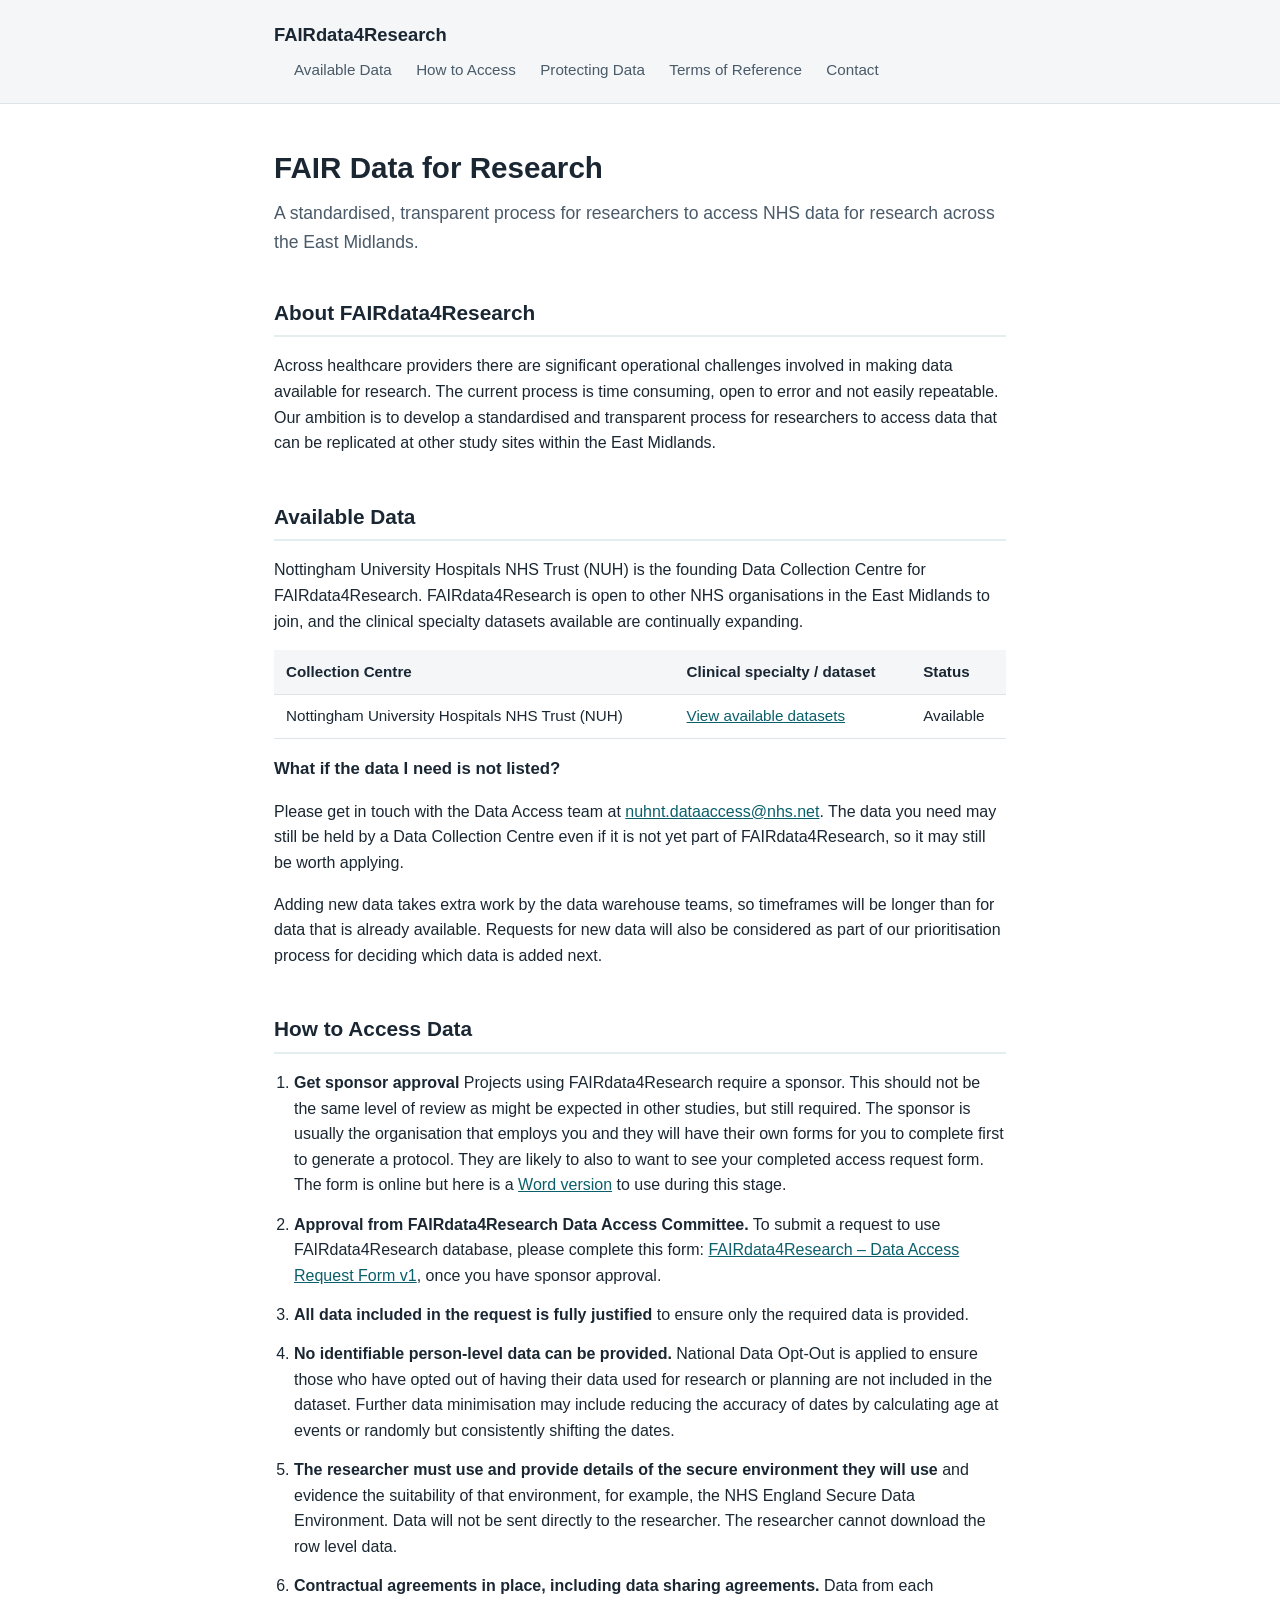
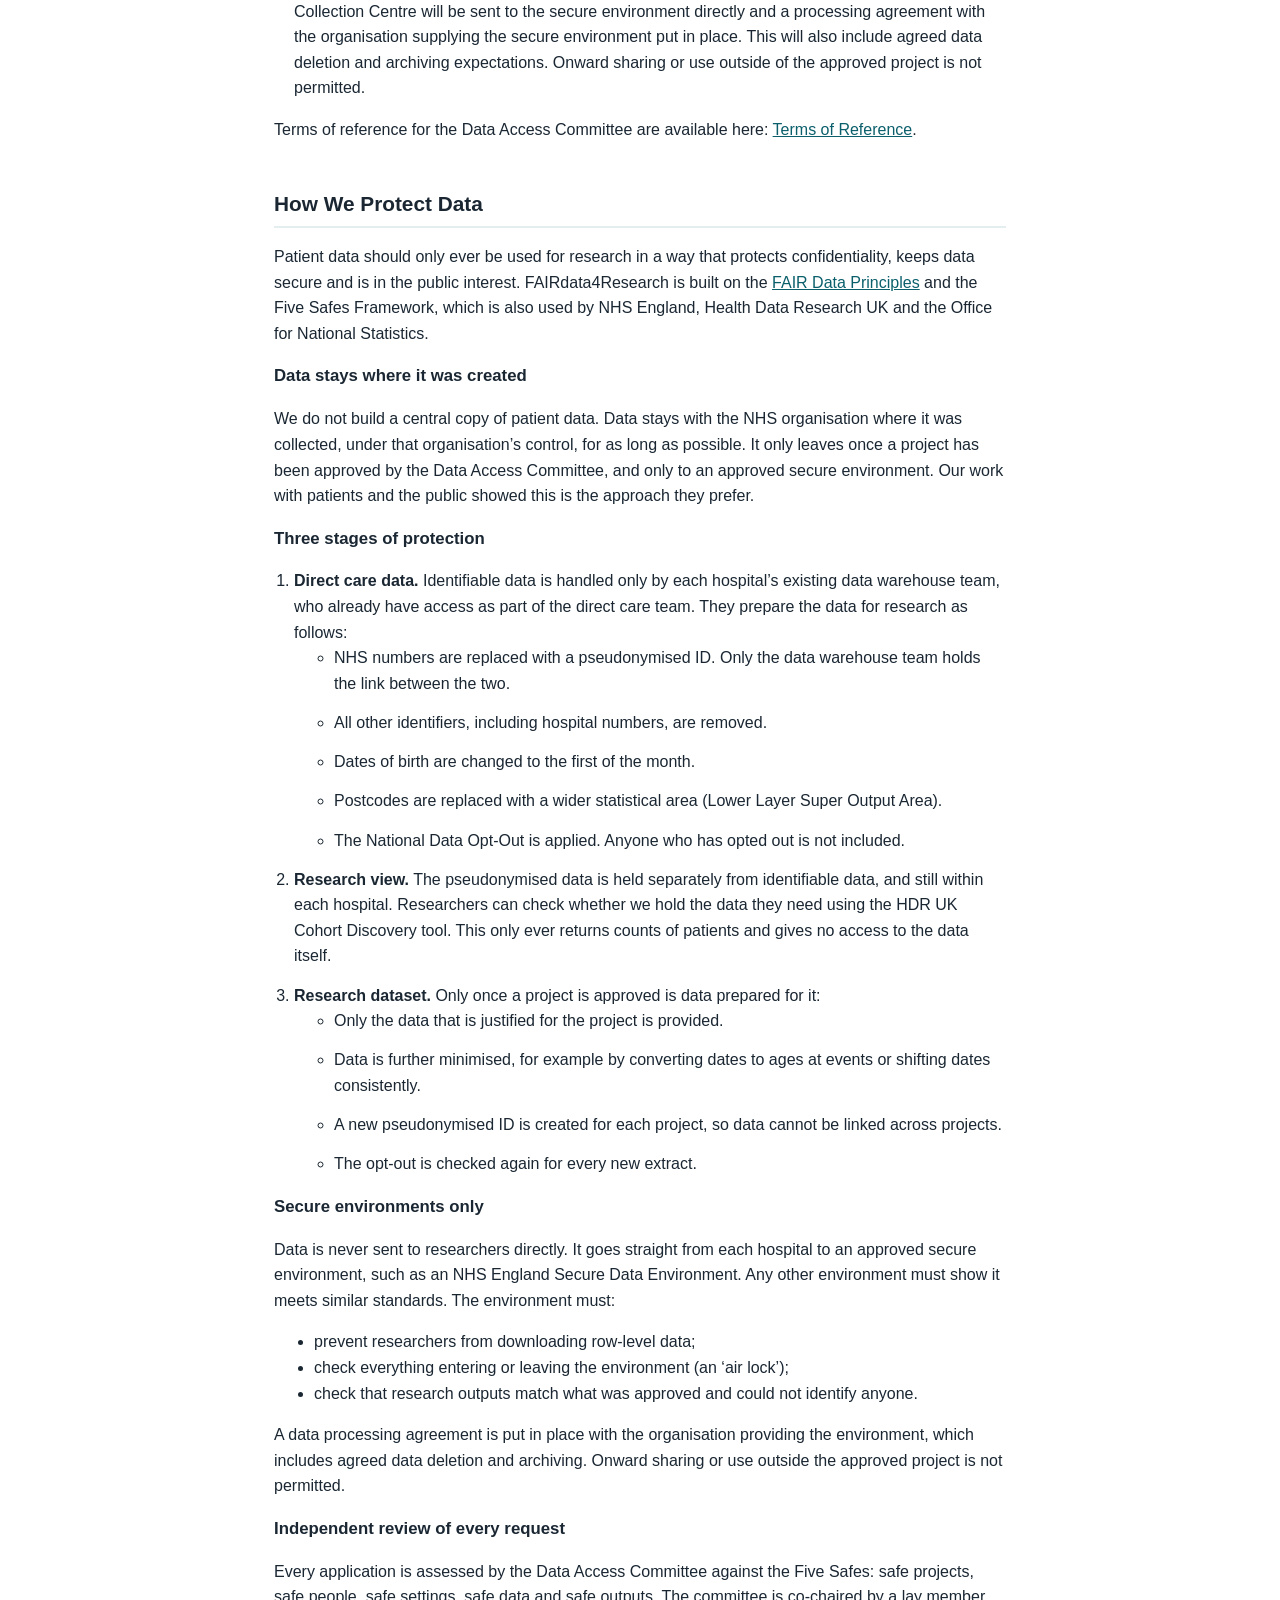
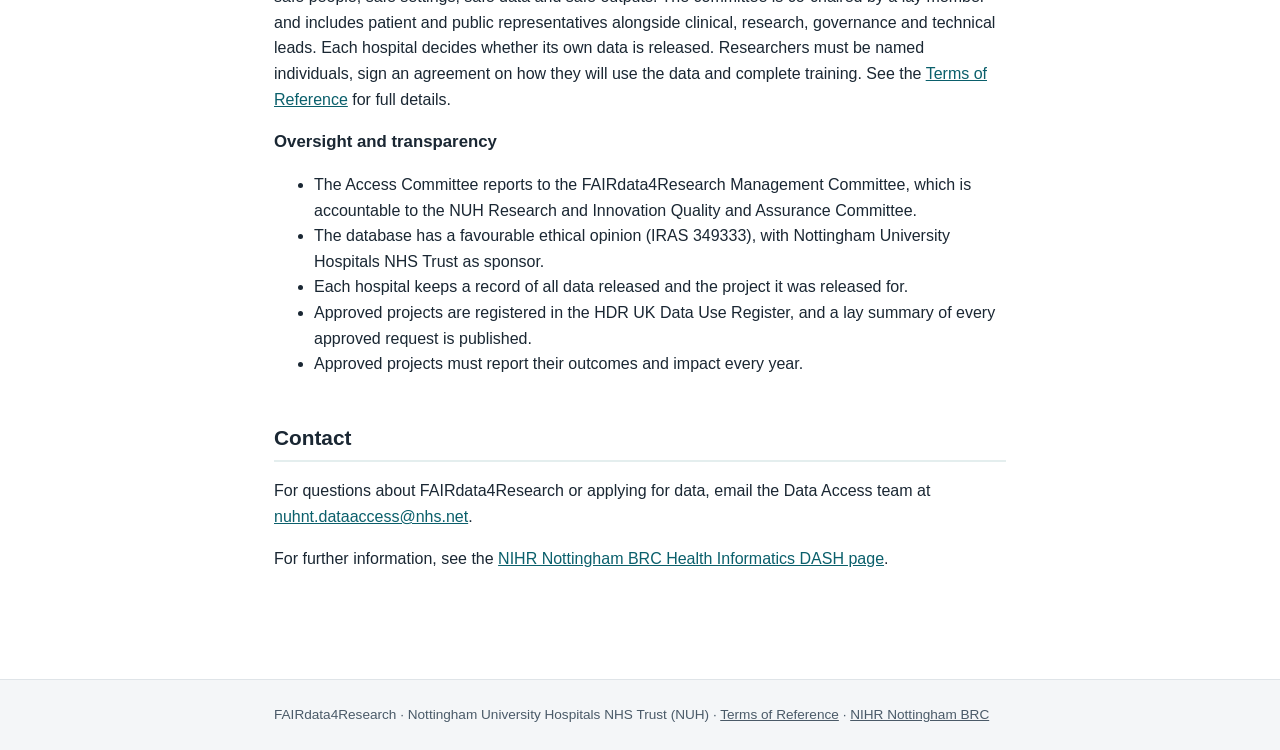
<file: index.html>
<!DOCTYPE html>
<html lang="en">

<head>
  <meta charset="UTF-8">
  <meta name="viewport" content="width=device-width, initial-scale=1.0">
  <title>FAIRdata4Research</title>
  <meta name="description"
    content="FAIRdata4Research: a standardised, transparent process for researchers to access NHS data across the East Midlands.">
  <link rel="stylesheet" href="assets/style.css">
</head>

<body>

  <header class="site-header">
    <div class="wrap">
      <a class="title" href="index.html">FAIRdata4Research</a>
      <nav>
        <a href="#datasets">Available Data</a>
        <a href="#access">How to Access</a>
        <a href="#protecting-data">Protecting Data</a>
        <a href="terms-of-reference.html">Terms of Reference</a>
        <a href="#contact">Contact</a>
      </nav>
    </div>
  </header>

  <main>

    <div class="hero">
      <h1>FAIR Data for Research</h1>
      <p class="tagline">A standardised, transparent process for researchers to access NHS data for research across the
        East Midlands.</p>
    </div>

    <section id="about">
      <h2>About FAIRdata4Research</h2>
      <p>
        Across healthcare providers there are significant operational challenges involved in making data
        available for research. The current process is time consuming, open to error and not easily
        repeatable. Our ambition is to develop a standardised and transparent process for researchers to
        access data that can be replicated at other study sites within the East Midlands.
      </p>
    </section>

    <section id="datasets">
      <h2>Available Data</h2>
      <p>
        Nottingham University Hospitals NHS Trust (NUH) is the founding Data Collection Centre for
        FAIRdata4Research. FAIRdata4Research is open to other NHS organisations in the East Midlands to
        join, and the clinical specialty datasets available are continually expanding.
      </p>
      <table class="datasets">
        <thead>
          <tr>
            <th>Collection Centre</th>
            <th>Clinical specialty / dataset</th>
            <th>Status</th>
          </tr>
        </thead>
        <tbody>
          <tr>
            <td>Nottingham University Hospitals NHS Trust (NUH)</td>
            <td><a
                href="https://citydataconnector.nottingham.ac.uk/browser/search?searchterm=nottingham%20university%20hospitals&include=dataset"
                target="_blank" rel="noopener">View available datasets</a></td>
            <td>Available</td>
          </tr>
        </tbody>
      </table>

      <h3>What if the data I need is not listed?</h3>
      <p>
        Please get in touch with the Data Access team at
        <a href="mailto:nuhnt.dataaccess@nhs.net">nuhnt.dataaccess@nhs.net</a>. The data you need may still be held by a Data Collection
        Centre even if it is not yet part of FAIRdata4Research, so it may still be worth applying.
      </p>
      <p>
        Adding new data takes extra work by the data warehouse teams, so timeframes will be longer than for
        data that is already available. Requests for new data will also be considered as part of our
        prioritisation process for deciding which data is added next.
      </p>
    </section>

    <section id="access">
      <h2>How to Access Data</h2>
      <ol class="steps">
        <li>
          <strong>Get sponsor approval</strong>
          Projects using FAIRdata4Research require a sponsor. This should not be the same level of review as might be 
          expected in other studies, but still required. The sponsor is usually the organisation that employs you and 
          they will have their own forms for you to complete first to generate a protocol. 
          
          They are likely to also to want to see your completed access request form. The form is online but here is a 
          <a href="assets/forms/FAIRdata4Research_Data_Access_Request_Form.docx" download>Word version</a>
          to use during this stage.
        </li>
        <li>
          <strong>Approval from FAIRdata4Research Data Access Committee.</strong>
          To submit a request to use FAIRdata4Research database, please complete this form:
          <a href="https://forms.cloud.microsoft/Pages/ResponsePage.aspx?id=slTDN7CF9UeyIge0jXdO46jtUG3iOWROtHKpjg74dG5UNVdYQzVIVEROUlg3TFJRRE5MNTQwWk5WVC4u"
            target="_blank" rel="noopener">FAIRdata4Research &ndash; Data Access Request Form v1</a>, once you have sponsor approval.
        </li>
        <li>
          <strong>All data included in the request is fully justified</strong> to ensure only the required
          data is provided.
        </li>
        <li>
          <strong>No identifiable person-level data can be provided.</strong> National Data Opt-Out is applied
          to ensure those who have opted out of having their data used for research or planning are not
          included in the dataset. Further data minimisation may include reducing the accuracy of dates by
          calculating age at events or randomly but consistently shifting the dates.
        </li>
        <li>
          <strong>The researcher must use and provide details of the secure environment they will use</strong>
          and evidence the suitability of that environment, for example, the NHS England Secure Data
          Environment. Data will not be sent directly to the researcher. The researcher cannot download the
          row level data.
        </li>
        <li>
          <strong>Contractual agreements in place, including data sharing agreements.</strong> Data from each
          Collection Centre will be sent to the secure environment directly and a processing agreement with
          the organisation supplying the secure environment put in place. This will also include agreed data
          deletion and archiving expectations. Onward sharing or use outside of the approved project is not
          permitted.
        </li>
      </ol>
      <p>
        Terms of reference for the Data Access Committee are available here:
        <a href="terms-of-reference.html">Terms of Reference</a>.
      </p>
     
    </section>

    <section id="protecting-data">
      <h2>How We Protect Data</h2>
      <p>
        Patient data should only ever be used for research in a way that protects confidentiality, keeps
        data secure and is in the public interest. FAIRdata4Research is built on the
        <a href="https://www.go-fair.org/fair-principles/" target="_blank" rel="noopener">FAIR Data Principles</a>
        and the Five Safes Framework, which is also used by NHS England, Health Data Research UK and the
        Office for National Statistics.
      </p>

      <h3>Data stays where it was created</h3>
      <p>
        We do not build a central copy of patient data. Data stays with the NHS organisation where it was
        collected, under that organisation&rsquo;s control, for as long as possible. It only leaves once a
        project has been approved by the Data Access Committee, and only to an approved secure environment.
        Our work with patients and the public showed this is the approach they prefer.
      </p>

      <h3>Three stages of protection</h3>
      <ol class="steps">
        <li>
          <strong>Direct care data.</strong> Identifiable data is handled only by each hospital&rsquo;s
          existing data warehouse team, who already have access as part of the direct care team. They prepare
          the data for research as follows:
          <ul>
            <li>NHS numbers are replaced with a pseudonymised ID. Only the data warehouse team holds the link
              between the two.</li>
            <li>All other identifiers, including hospital numbers, are removed.</li>
            <li>Dates of birth are changed to the first of the month.</li>
            <li>Postcodes are replaced with a wider statistical area (Lower Layer Super Output Area).</li>
            <li>The National Data Opt-Out is applied. Anyone who has opted out is not included.</li>
          </ul>
        </li>
        <li>
          <strong>Research view.</strong> The pseudonymised data is held separately from identifiable data,
          and still within each hospital. Researchers can check whether we hold the data they need using the
          HDR UK Cohort Discovery tool. This only ever returns counts of patients and gives no access to the
          data itself.
        </li>
        <li>
          <strong>Research dataset.</strong> Only once a project is approved is data prepared for it:
          <ul>
            <li>Only the data that is justified for the project is provided.</li>
            <li>Data is further minimised, for example by converting dates to ages at events or shifting
              dates consistently.</li>
            <li>A new pseudonymised ID is created for each project, so data cannot be linked across projects.</li>
            <li>The opt-out is checked again for every new extract.</li>
          </ul>
        </li>
      </ol>

      <h3>Secure environments only</h3>
      <p>
        Data is never sent to researchers directly. It goes straight from each hospital to an approved secure
        environment, such as an NHS England Secure Data Environment. Any other environment must show it meets
        similar standards. The environment must:
      </p>
      <ul>
        <li>prevent researchers from downloading row-level data;</li>
        <li>check everything entering or leaving the environment (an &lsquo;air lock&rsquo;);</li>
        <li>check that research outputs match what was approved and could not identify anyone.</li>
      </ul>
      <p>
        A data processing agreement is put in place with the organisation providing the environment, which
        includes agreed data deletion and archiving. Onward sharing or use outside the approved project is
        not permitted.
      </p>

      <h3>Independent review of every request</h3>
      <p>
        Every application is assessed by the Data Access Committee against the Five Safes:
        safe projects, safe people, safe settings, safe data and safe outputs. The committee is co-chaired by a
        lay member and includes patient and public representatives alongside clinical, research, governance
        and technical leads. Each hospital decides whether its own data is released. Researchers must be named
        individuals, sign an agreement on how they will use the data and complete training. See the
        <a href="terms-of-reference.html">Terms of Reference</a> for full details.
      </p>

      <h3>Oversight and transparency</h3>
      <ul>
        <li>The Access Committee reports to the FAIRdata4Research Management Committee, which is accountable to
          the NUH Research and Innovation Quality and Assurance Committee.</li>
        <li>The database has a favourable ethical opinion (IRAS 349333), with Nottingham University Hospitals
          NHS Trust as sponsor.</li>
        <li>Each hospital keeps a record of all data released and the project it was released for.</li>
        <li>Approved projects are registered in the HDR UK Data Use Register, and a lay summary of every
          approved request is published.</li>
        <li>Approved projects must report their outcomes and impact every year.</li>
      </ul>
    </section>

    <section id="contact">
      <h2>Contact</h2>
      <p>
        For questions about FAIRdata4Research or applying for data, email the Data Access team at
        <a href="mailto:nuhnt.dataaccess@nhs.net">nuhnt.dataaccess@nhs.net</a>.
      </p>
      <p>
        For further information, see the
        <a href="https://nottinghambrc.nihr.ac.uk/research/health-informatics/dash" target="_blank" rel="noopener">
          NIHR Nottingham BRC Health Informatics DASH page</a>.
      </p>
    </section>

  </main>

  <footer class="site-footer">
    <div class="wrap">
      FAIRdata4Research &middot; Nottingham University Hospitals NHS Trust (NUH) &middot;
      <a href="terms-of-reference.html">Terms of Reference</a> &middot;
      <a href="https://nottinghambrc.nihr.ac.uk/research/health-informatics/dash" target="_blank" rel="noopener">NIHR
        Nottingham BRC</a>
    </div>
  </footer>

</body>

</html>
</file>
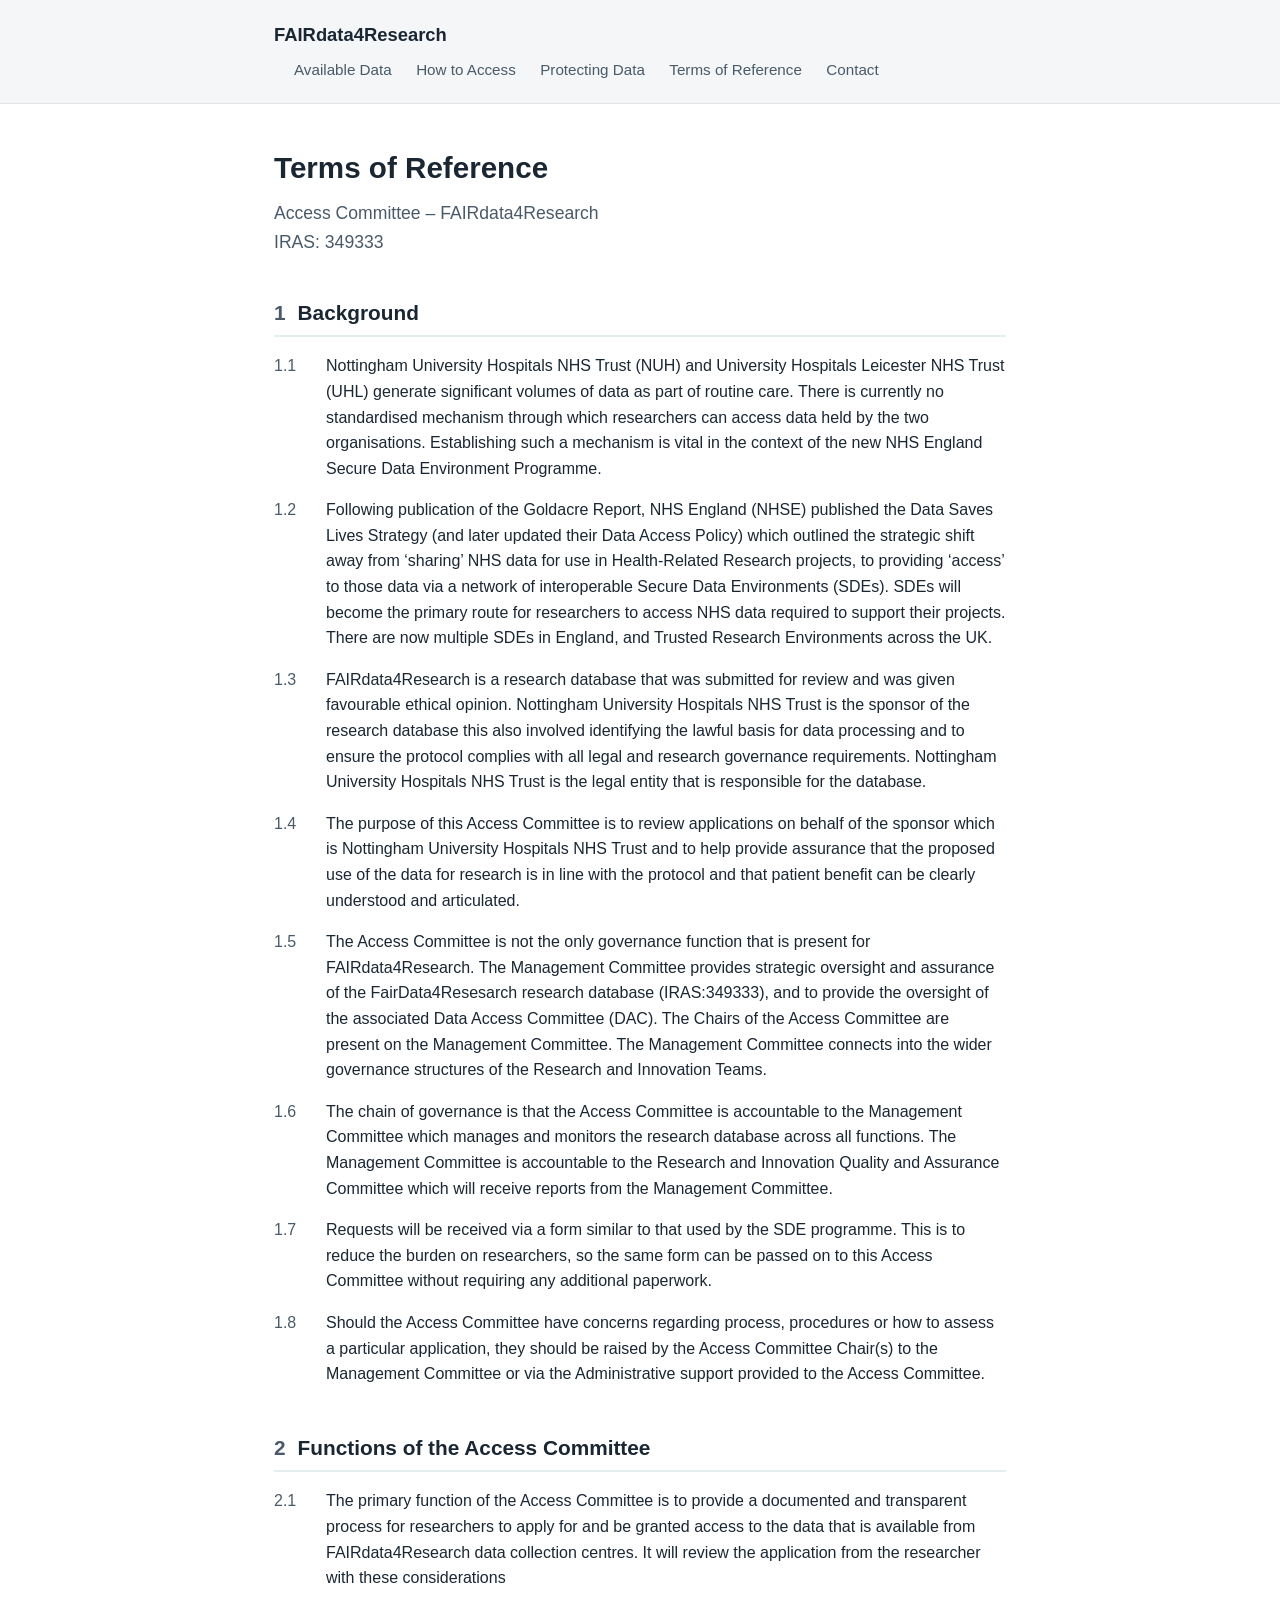
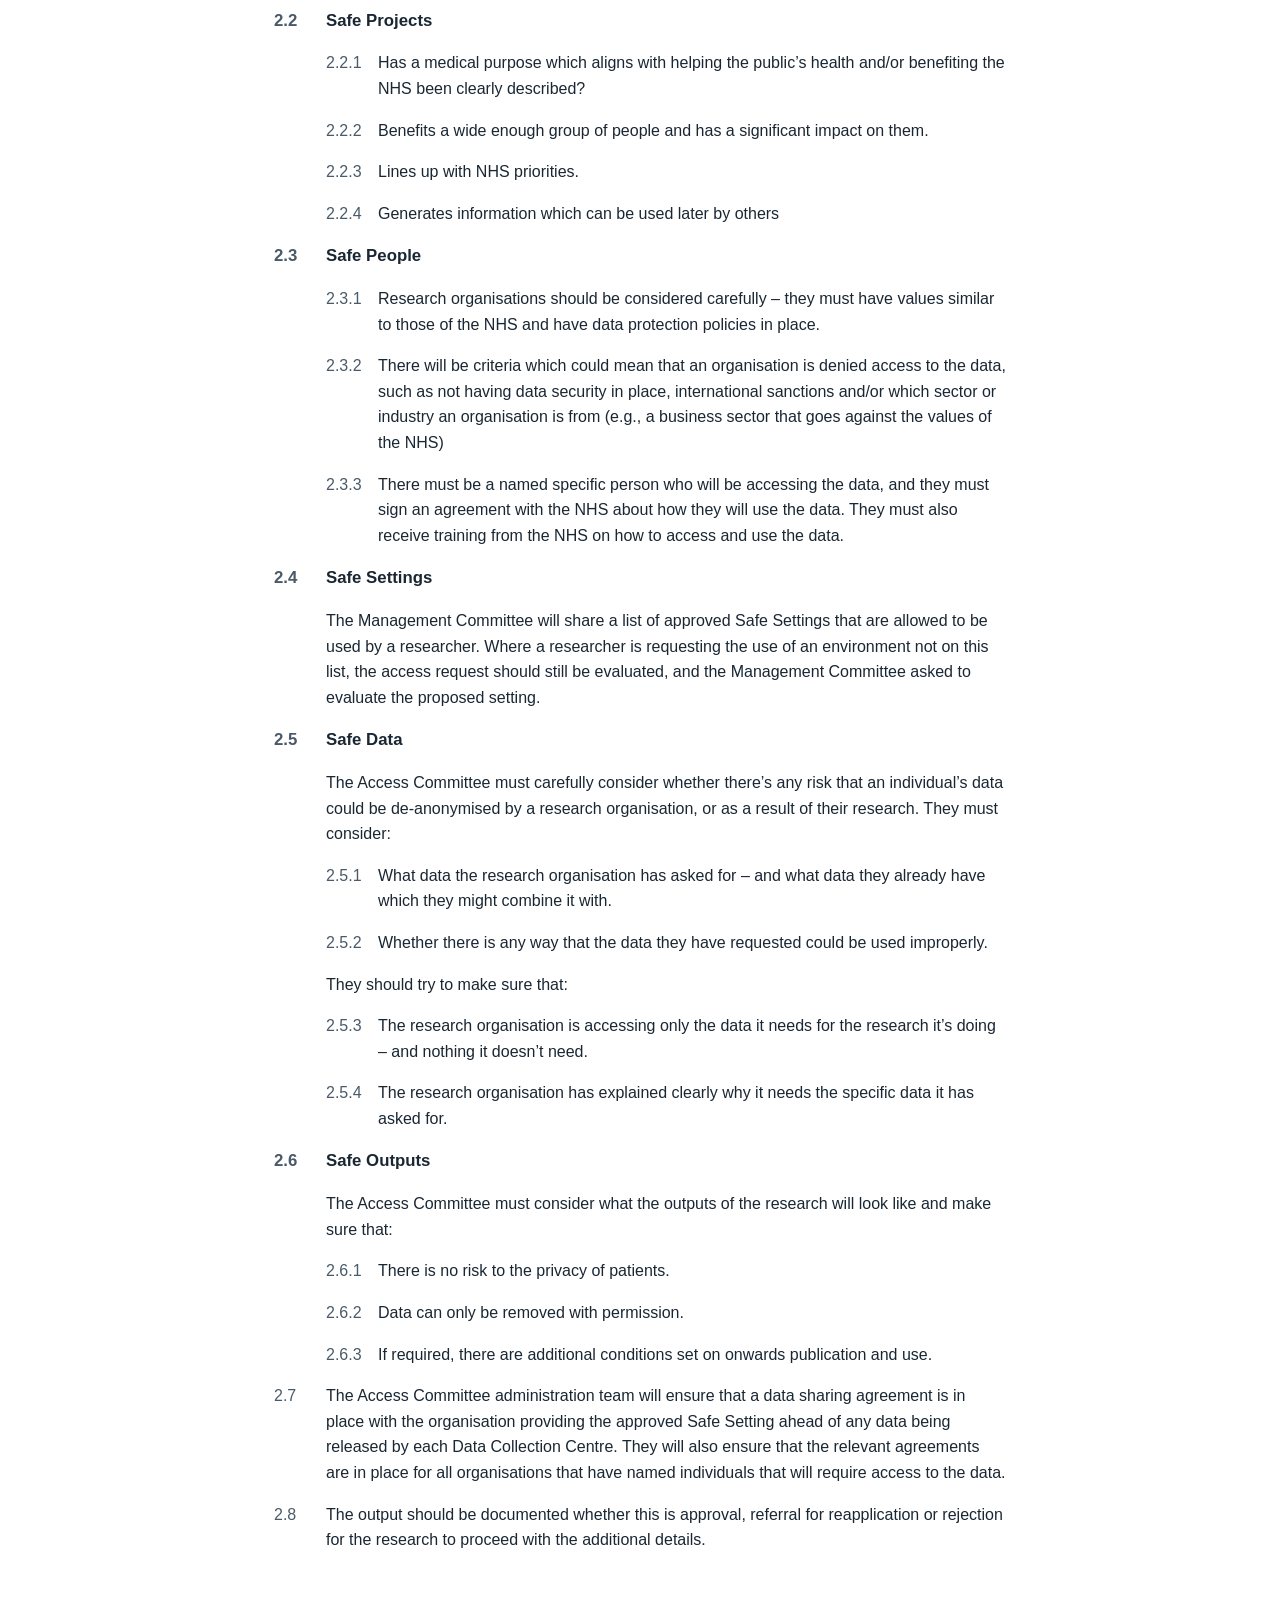
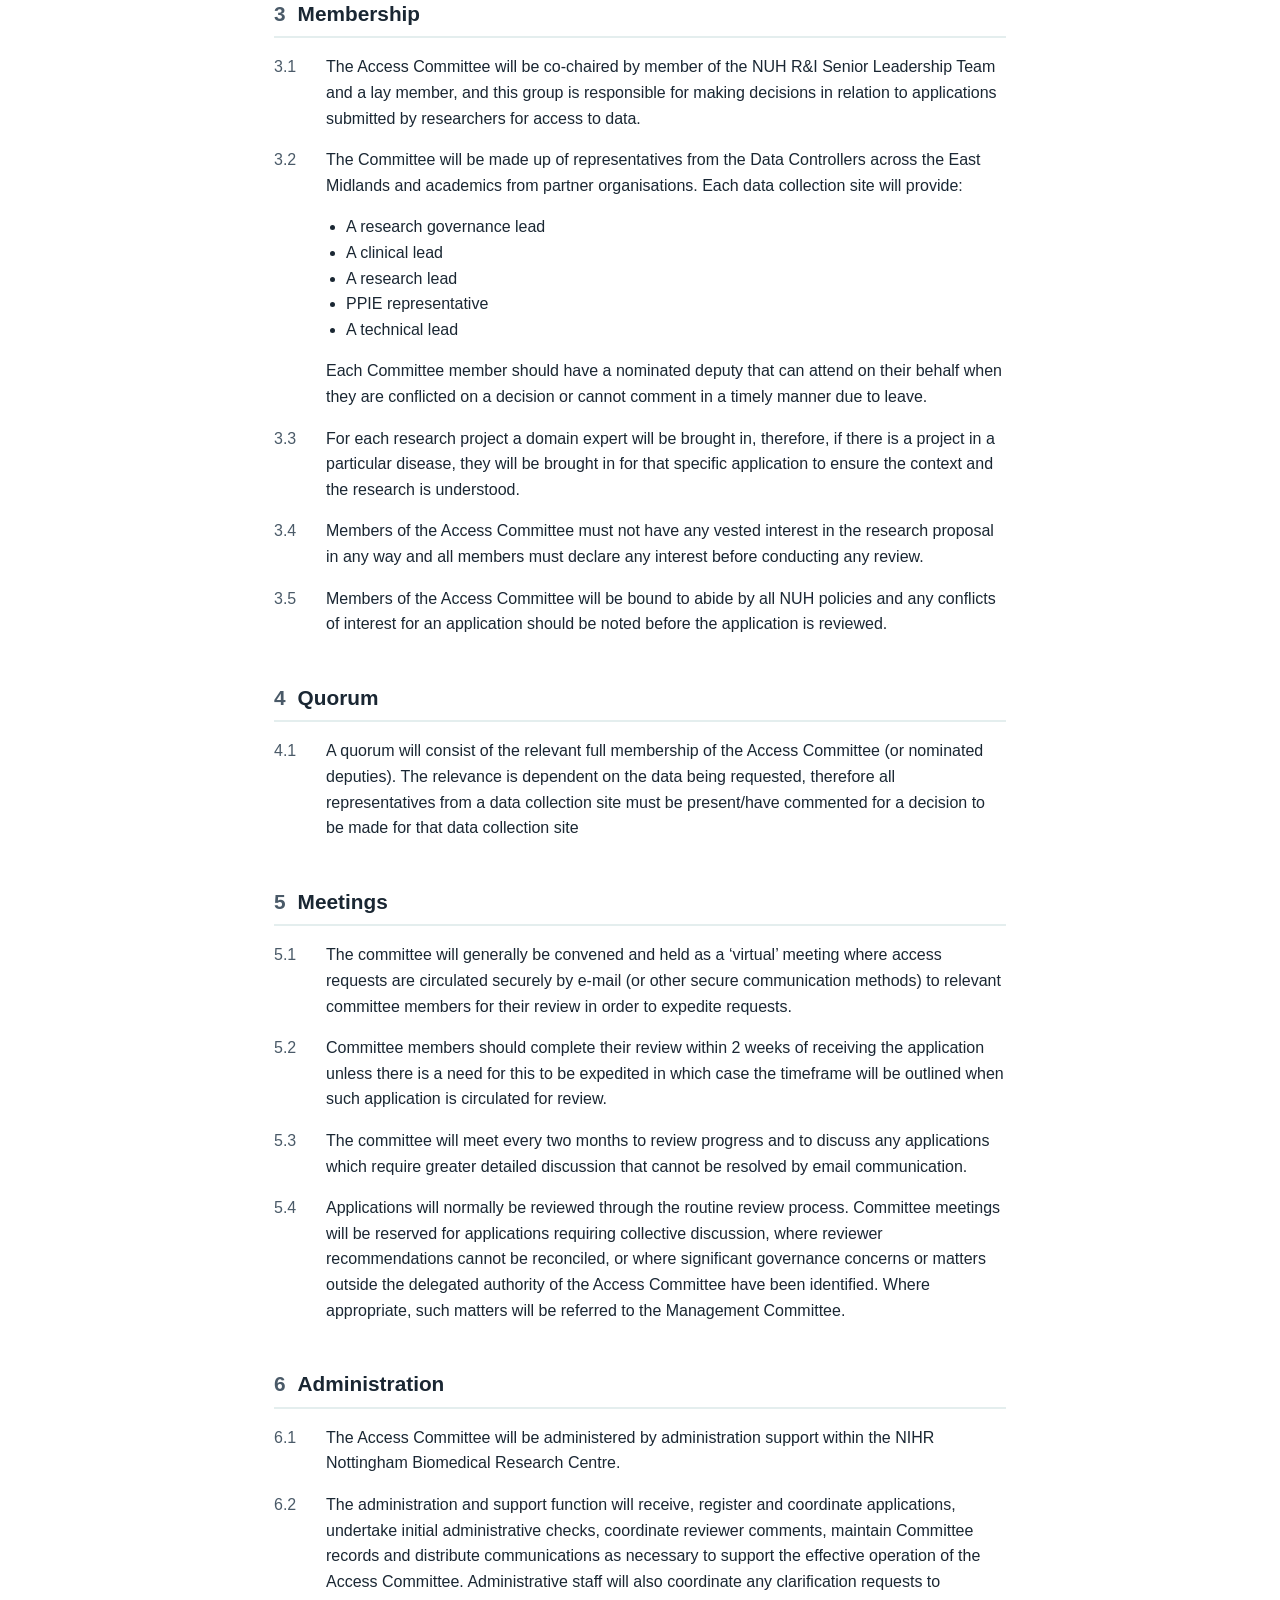
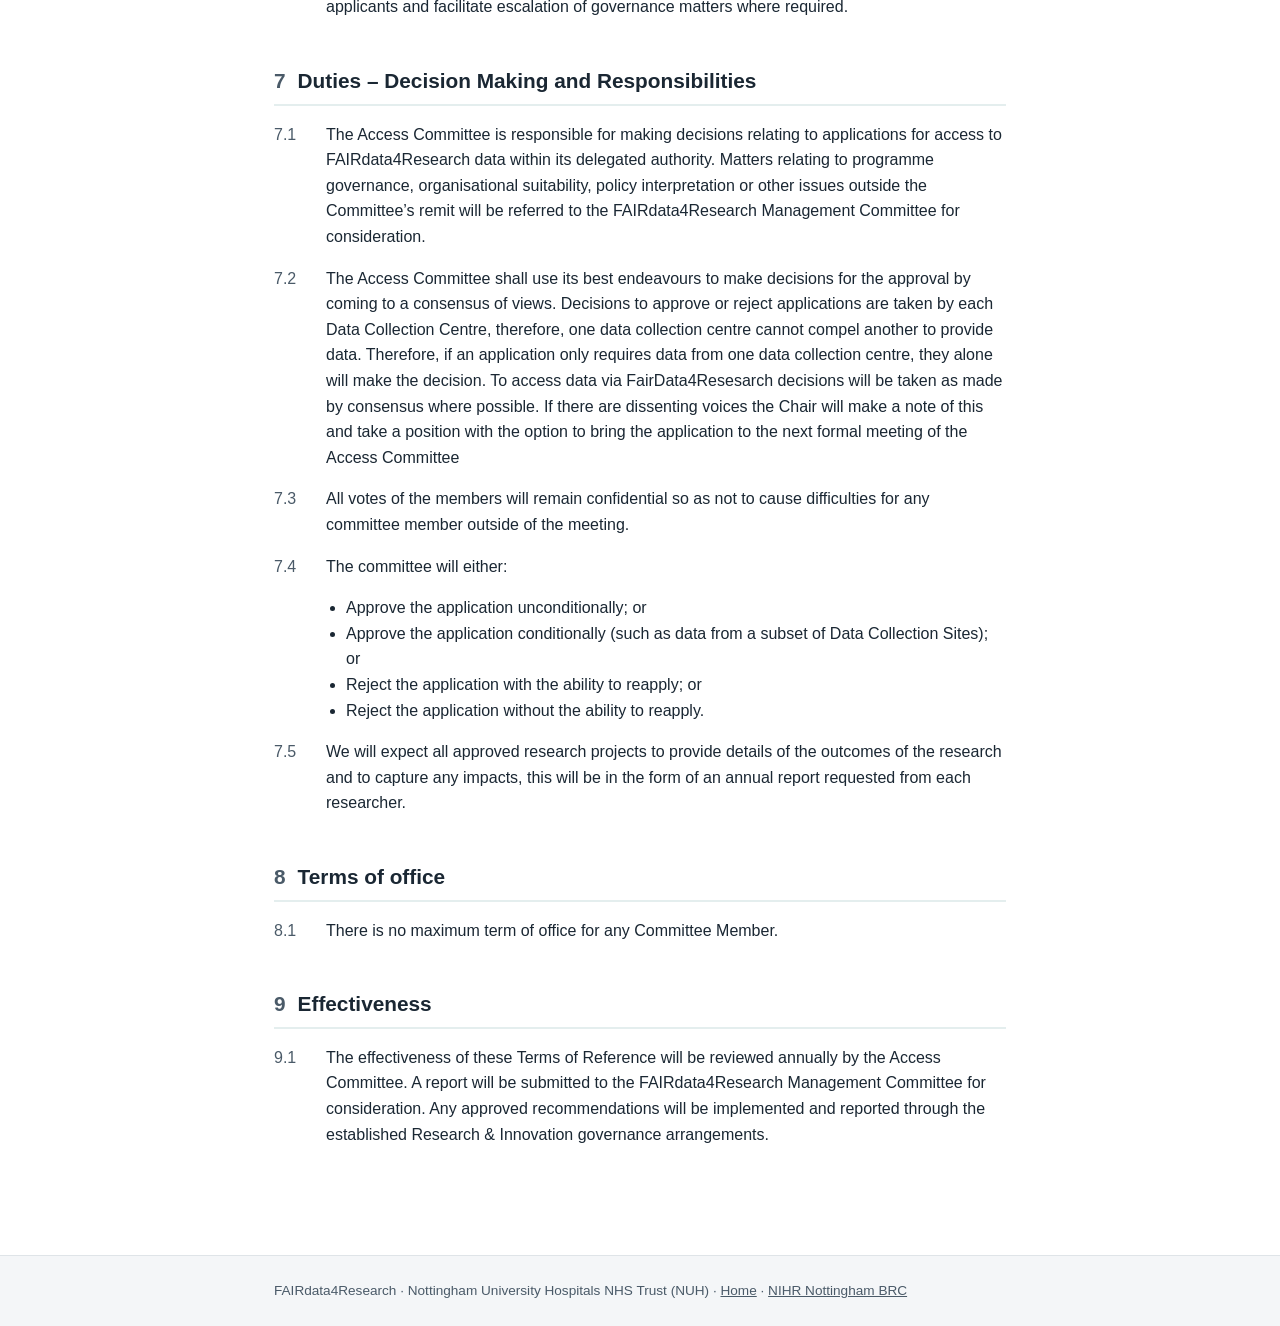
<file: terms-of-reference.html>
<!DOCTYPE html>
<html lang="en">
<head>
  <meta charset="UTF-8">
  <meta name="viewport" content="width=device-width, initial-scale=1.0">
  <title>Terms of Reference &mdash; FAIRdata4Research</title>
  <meta name="description" content="Terms of Reference for the FAIRdata4Research Data Access Committee.">
  <link rel="stylesheet" href="assets/style.css">
</head>
<body>

  <header class="site-header">
    <div class="wrap">
      <a class="title" href="index.html">FAIRdata4Research</a>
      <nav>
        <a href="index.html#datasets">Available Data</a>
        <a href="index.html#access">How to Access</a>
        <a href="index.html#protecting-data">Protecting Data</a>
        <a href="terms-of-reference.html">Terms of Reference</a>
        <a href="index.html#contact">Contact</a>
      </nav>
    </div>
  </header>

  <main>

    <div class="hero">
      <h1>Terms of Reference</h1>
      <p class="tagline">Access Committee &ndash; FAIRdata4Research</p>
      <p class="tagline">IRAS: 349333</p>
    </div>

    <section id="background" class="tor">
      <h2><span class="num">1</span>Background</h2>
      <p><span class="num">1.1</span>Nottingham University Hospitals NHS Trust (NUH) and University Hospitals Leicester NHS Trust (UHL) generate significant volumes of data as part of routine care. There is currently no standardised mechanism through which researchers can access data held by the two organisations. Establishing such a mechanism is vital in the context of the new NHS England Secure Data Environment Programme.</p>
      <p><span class="num">1.2</span>Following publication of the Goldacre Report, NHS England (NHSE) published the Data Saves Lives Strategy (and later updated their Data Access Policy) which outlined the strategic shift away from &lsquo;sharing&rsquo; NHS data for use in Health-Related Research projects, to providing &lsquo;access&rsquo; to those data via a network of interoperable Secure Data Environments (SDEs). SDEs will become the primary route for researchers to access NHS data required to support their projects. There are now multiple SDEs in England, and Trusted Research Environments across the UK.</p>
      <p><span class="num">1.3</span>FAIRdata4Research is a research database that was submitted for review and was given favourable ethical opinion. Nottingham University Hospitals NHS Trust is the sponsor of the research database this also involved identifying the lawful basis for data processing and to ensure the protocol complies with all legal and research governance requirements. Nottingham University Hospitals NHS Trust is the legal entity that is responsible for the database.</p>
      <p><span class="num">1.4</span>The purpose of this Access Committee is to review applications on behalf of the sponsor which is Nottingham University Hospitals NHS Trust and to help provide assurance that the proposed use of the data for research is in line with the protocol and that patient benefit can be clearly understood and articulated.</p>
      <p><span class="num">1.5</span>The Access Committee is not the only governance function that is present for FAIRdata4Research. The Management Committee provides strategic oversight and assurance of the FairData4Resesarch research database (IRAS:349333), and to provide the oversight of the associated Data Access Committee (DAC). The Chairs of the Access Committee are present on the Management Committee. The Management Committee connects into the wider governance structures of the Research and Innovation Teams.</p>
      <p><span class="num">1.6</span>The chain of governance is that the Access Committee is accountable to the Management Committee which manages and monitors the research database across all functions. The Management Committee is accountable to the Research and Innovation Quality and Assurance Committee which will receive reports from the Management Committee.</p>
      <p><span class="num">1.7</span>Requests will be received via a form similar to that used by the SDE programme. This is to reduce the burden on researchers, so the same form can be passed on to this Access Committee without requiring any additional paperwork.</p>
      <p><span class="num">1.8</span>Should the Access Committee have concerns regarding process, procedures or how to assess a particular application, they should be raised by the Access Committee Chair(s) to the Management Committee or via the Administrative support provided to the Access Committee.</p>
    </section>

    <section id="functions" class="tor">
      <h2><span class="num">2</span>Functions of the Access Committee</h2>
      <p><span class="num">2.1</span>The primary function of the Access Committee is to provide a documented and transparent process for researchers to apply for and be granted access to the data that is available from FAIRdata4Research data collection centres. It will review the application from the researcher with these considerations</p>

      <h3><span class="num">2.2</span>Safe Projects</h3>
      <p class="l3"><span class="num">2.2.1</span>Has a medical purpose which aligns with helping the public&rsquo;s health and/or benefiting the NHS been clearly described?</p>
      <p class="l3"><span class="num">2.2.2</span>Benefits a wide enough group of people and has a significant impact on them.</p>
      <p class="l3"><span class="num">2.2.3</span>Lines up with NHS priorities.</p>
      <p class="l3"><span class="num">2.2.4</span>Generates information which can be used later by others</p>

      <h3><span class="num">2.3</span>Safe People</h3>
      <p class="l3"><span class="num">2.3.1</span>Research organisations should be considered carefully &ndash; they must have values similar to those of the NHS and have data protection policies in place.</p>
      <p class="l3"><span class="num">2.3.2</span>There will be criteria which could mean that an organisation is denied access to the data, such as not having data security in place, international sanctions and/or which sector or industry an organisation is from (e.g., a business sector that goes against the values of the NHS)</p>
      <p class="l3"><span class="num">2.3.3</span>There must be a named specific person who will be accessing the data, and they must sign an agreement with the NHS about how they will use the data. They must also receive training from the NHS on how to access and use the data.</p>

      <h3><span class="num">2.4</span>Safe Settings</h3>
      <p class="indent">The Management Committee will share a list of approved Safe Settings that are allowed to be used by a researcher. Where a researcher is requesting the use of an environment not on this list, the access request should still be evaluated, and the Management Committee asked to evaluate the proposed setting.</p>

      <h3><span class="num">2.5</span>Safe Data</h3>
      <p class="indent">The Access Committee must carefully consider whether there&rsquo;s any risk that an individual&rsquo;s data could be de-anonymised by a research organisation, or as a result of their research. They must consider:</p>
      <p class="l3"><span class="num">2.5.1</span>What data the research organisation has asked for &ndash; and what data they already have which they might combine it with.</p>
      <p class="l3"><span class="num">2.5.2</span>Whether there is any way that the data they have requested could be used improperly.</p>
      <p class="indent">They should try to make sure that:</p>
      <p class="l3"><span class="num">2.5.3</span>The research organisation is accessing only the data it needs for the research it&rsquo;s doing &ndash; and nothing it doesn&rsquo;t need.</p>
      <p class="l3"><span class="num">2.5.4</span>The research organisation has explained clearly why it needs the specific data it has asked for.</p>

      <h3><span class="num">2.6</span>Safe Outputs</h3>
      <p class="indent">The Access Committee must consider what the outputs of the research will look like and make sure that:</p>
      <p class="l3"><span class="num">2.6.1</span>There is no risk to the privacy of patients.</p>
      <p class="l3"><span class="num">2.6.2</span>Data can only be removed with permission.</p>
      <p class="l3"><span class="num">2.6.3</span>If required, there are additional conditions set on onwards publication and use.</p>

      <p><span class="num">2.7</span>The Access Committee administration team will ensure that a data sharing agreement is in place with the organisation providing the approved Safe Setting ahead of any data being released by each Data Collection Centre. They will also ensure that the relevant agreements are in place for all organisations that have named individuals that will require access to the data.</p>
      <p><span class="num">2.8</span>The output should be documented whether this is approval, referral for reapplication or rejection for the research to proceed with the additional details.</p>
    </section>

    <section id="membership" class="tor">
      <h2><span class="num">3</span>Membership</h2>
      <p><span class="num">3.1</span>The Access Committee will be co-chaired by member of the NUH R&amp;I Senior Leadership Team and a lay member, and this group is responsible for making decisions in relation to applications submitted by researchers for access to data.</p>
      <p><span class="num">3.2</span>The Committee will be made up of representatives from the Data Controllers across the East Midlands and academics from partner organisations. Each data collection site will provide:</p>
      <ul class="indent">
        <li>A research governance lead</li>
        <li>A clinical lead</li>
        <li>A research lead</li>
        <li>PPIE representative</li>
        <li>A technical lead</li>
      </ul>
      <p class="indent">Each Committee member should have a nominated deputy that can attend on their behalf when they are conflicted on a decision or cannot comment in a timely manner due to leave.</p>
      <p><span class="num">3.3</span>For each research project a domain expert will be brought in, therefore, if there is a project in a particular disease, they will be brought in for that specific application to ensure the context and the research is understood.</p>
      <p><span class="num">3.4</span>Members of the Access Committee must not have any vested interest in the research proposal in any way and all members must declare any interest before conducting any review.</p>
      <p><span class="num">3.5</span>Members of the Access Committee will be bound to abide by all NUH policies and any conflicts of interest for an application should be noted before the application is reviewed.</p>
    </section>

    <section id="quorum" class="tor">
      <h2><span class="num">4</span>Quorum</h2>
      <p><span class="num">4.1</span>A quorum will consist of the relevant full membership of the Access Committee (or nominated deputies). The relevance is dependent on the data being requested, therefore all representatives from a data collection site must be present/have commented for a decision to be made for that data collection site</p>
    </section>

    <section id="meetings" class="tor">
      <h2><span class="num">5</span>Meetings</h2>
      <p><span class="num">5.1</span>The committee will generally be convened and held as a &lsquo;virtual&rsquo; meeting where access requests are circulated securely by e-mail (or other secure communication methods) to relevant committee members for their review in order to expedite requests.</p>
      <p><span class="num">5.2</span>Committee members should complete their review within 2 weeks of receiving the application unless there is a need for this to be expedited in which case the timeframe will be outlined when such application is circulated for review.</p>
      <p><span class="num">5.3</span>The committee will meet every two months to review progress and to discuss any applications which require greater detailed discussion that cannot be resolved by email communication.</p>
      <p><span class="num">5.4</span>Applications will normally be reviewed through the routine review process. Committee meetings will be reserved for applications requiring collective discussion, where reviewer recommendations cannot be reconciled, or where significant governance concerns or matters outside the delegated authority of the Access Committee have been identified. Where appropriate, such matters will be referred to the Management Committee.</p>
    </section>

    <section id="administration" class="tor">
      <h2><span class="num">6</span>Administration</h2>
      <p><span class="num">6.1</span>The Access Committee will be administered by administration support within the NIHR Nottingham Biomedical Research Centre.</p>
      <p><span class="num">6.2</span>The administration and support function will receive, register and coordinate applications, undertake initial administrative checks, coordinate reviewer comments, maintain Committee records and distribute communications as necessary to support the effective operation of the Access Committee. Administrative staff will also coordinate any clarification requests to applicants and facilitate escalation of governance matters where required.</p>
    </section>

    <section id="duties" class="tor">
      <h2><span class="num">7</span>Duties &ndash; Decision Making and Responsibilities</h2>
      <p><span class="num">7.1</span>The Access Committee is responsible for making decisions relating to applications for access to FAIRdata4Research data within its delegated authority. Matters relating to programme governance, organisational suitability, policy interpretation or other issues outside the Committee&rsquo;s remit will be referred to the FAIRdata4Research Management Committee for consideration.</p>
      <p><span class="num">7.2</span>The Access Committee shall use its best endeavours to make decisions for the approval by coming to a consensus of views. Decisions to approve or reject applications are taken by each Data Collection Centre, therefore, one data collection centre cannot compel another to provide data. Therefore, if an application only requires data from one data collection centre, they alone will make the decision. To access data via FairData4Resesarch decisions will be taken as made by consensus where possible. If there are dissenting voices the Chair will make a note of this and take a position with the option to bring the application to the next formal meeting of the Access Committee</p>
      <p><span class="num">7.3</span>All votes of the members will remain confidential so as not to cause difficulties for any committee member outside of the meeting.</p>
      <p><span class="num">7.4</span>The committee will either:</p>
      <ul class="indent">
        <li>Approve the application unconditionally; or</li>
        <li>Approve the application conditionally (such as data from a subset of Data Collection Sites); or</li>
        <li>Reject the application with the ability to reapply; or</li>
        <li>Reject the application without the ability to reapply.</li>
      </ul>
      <p><span class="num">7.5</span>We will expect all approved research projects to provide details of the outcomes of the research and to capture any impacts, this will be in the form of an annual report requested from each researcher.</p>
    </section>

    <section id="terms-of-office" class="tor">
      <h2><span class="num">8</span>Terms of office</h2>
      <p><span class="num">8.1</span>There is no maximum term of office for any Committee Member.</p>
    </section>

    <section id="effectiveness" class="tor">
      <h2><span class="num">9</span>Effectiveness</h2>
      <p><span class="num">9.1</span>The effectiveness of these Terms of Reference will be reviewed annually by the Access Committee. A report will be submitted to the FAIRdata4Research Management Committee for consideration. Any approved recommendations will be implemented and reported through the established Research &amp; Innovation governance arrangements.</p>
    </section>

  </main>

  <footer class="site-footer">
    <div class="wrap">
      FAIRdata4Research &middot; Nottingham University Hospitals NHS Trust (NUH) &middot;
      <a href="index.html">Home</a> &middot;
      <a href="https://nottinghambrc.nihr.ac.uk/research/health-informatics/dash" target="_blank" rel="noopener">NIHR Nottingham BRC</a>
    </div>
  </footer>

</body>
</html>
</file>
<file: assets/style.css>
:root {
  --ink: #1a2733;
  --ink-soft: #4a5a68;
  --bg: #ffffff;
  --bg-alt: #f4f6f8;
  --accent: #0a5f6b;
  --accent-soft: #e4eeee;
  --border: #dfe4e8;
  --max-width: 780px;
}

* {
  box-sizing: border-box;
}

html {
  scroll-behavior: smooth;
}

body {
  margin: 0;
  font-family: -apple-system, BlinkMacSystemFont, "Segoe UI", Helvetica, Arial, sans-serif;
  color: var(--ink);
  background: var(--bg);
  line-height: 1.6;
}

a {
  color: var(--accent);
}

header.site-header {
  border-bottom: 1px solid var(--border);
  background: var(--bg-alt);
}

.site-header .wrap {
  max-width: var(--max-width);
  margin: 0 auto;
  padding: 1.25rem 1.5rem;
  display: flex;
  flex-wrap: wrap;
  align-items: baseline;
  justify-content: space-between;
  gap: 0.5rem;
}

.site-header .title {
  font-size: 1.15rem;
  font-weight: 700;
  color: var(--ink);
  text-decoration: none;
}

.site-header nav a {
  margin-left: 1.25rem;
  font-size: 0.95rem;
  text-decoration: none;
  color: var(--ink-soft);
}

.site-header nav a:hover {
  color: var(--accent);
}

main {
  max-width: var(--max-width);
  margin: 0 auto;
  padding: 2.5rem 1.5rem 4rem;
}

.hero {
  margin-bottom: 2.5rem;
}

.hero h1 {
  font-size: 1.85rem;
  margin: 0 0 0.5rem;
}

.hero p.tagline {
  color: var(--ink-soft);
  font-size: 1.1rem;
  margin: 0;
}

section {
  margin-bottom: 2.75rem;
}

h2 {
  font-size: 1.3rem;
  border-bottom: 2px solid var(--accent-soft);
  padding-bottom: 0.4rem;
  margin-bottom: 1rem;
}

h3 {
  font-size: 1.05rem;
  margin-bottom: 0.4rem;
}

.meta {
  font-size: 0.92rem;
  color: var(--ink-soft);
  background: var(--bg-alt);
  border-left: 3px solid var(--accent);
  padding: 0.75rem 1rem;
  border-radius: 0 4px 4px 0;
}

ol.steps {
  padding-left: 1.25rem;
}

ol.steps li {
  margin-bottom: 0.85rem;
}

table.datasets {
  width: 100%;
  border-collapse: collapse;
  font-size: 0.95rem;
}

table.datasets th,
table.datasets td {
  text-align: left;
  padding: 0.6rem 0.75rem;
  border-bottom: 1px solid var(--border);
}

table.datasets th {
  background: var(--bg-alt);
  font-weight: 600;
}

.placeholder {
  color: var(--ink-soft);
  font-style: italic;
}

.card {
  background: var(--bg-alt);
  border: 1px solid var(--border);
  border-radius: 6px;
  padding: 1.25rem 1.5rem;
}

.button {
  display: inline-block;
  background: var(--accent);
  color: #fff;
  text-decoration: none;
  padding: 0.6rem 1.1rem;
  border-radius: 4px;
  font-weight: 600;
  font-size: 0.95rem;
}

.button:hover {
  background: #084d57;
}

footer.site-footer {
  border-top: 1px solid var(--border);
  background: var(--bg-alt);
}

footer.site-footer .wrap {
  max-width: var(--max-width);
  margin: 0 auto;
  padding: 1.5rem;
  font-size: 0.85rem;
  color: var(--ink-soft);
}

footer.site-footer a {
  color: var(--ink-soft);
}

/* Terms of Reference: numbered clauses */
.tor p,
.tor h3 {
  position: relative;
  padding-left: 3.25rem;
}

.tor p.l3 {
  padding-left: 6.5rem;
}

.tor p.l3 .num {
  left: 3.25rem;
}

.tor .num {
  position: absolute;
  left: 0;
  color: var(--ink-soft);
  font-variant-numeric: tabular-nums;
}

.tor h2 .num {
  position: static;
  margin-right: 0.75rem;
}

.tor p.indent {
  padding-left: 3.25rem;
}

.tor ul.indent {
  padding-left: 4.5rem;
}

@media (max-width: 560px) {
  .tor p,
  .tor h3,
  .tor p.indent {
    padding-left: 2.5rem;
  }

  .tor p.l3 {
    padding-left: 5rem;
  }

  .tor p.l3 .num {
    left: 2.5rem;
  }

  .tor ul.indent {
    padding-left: 3.75rem;
  }
}
</file>
